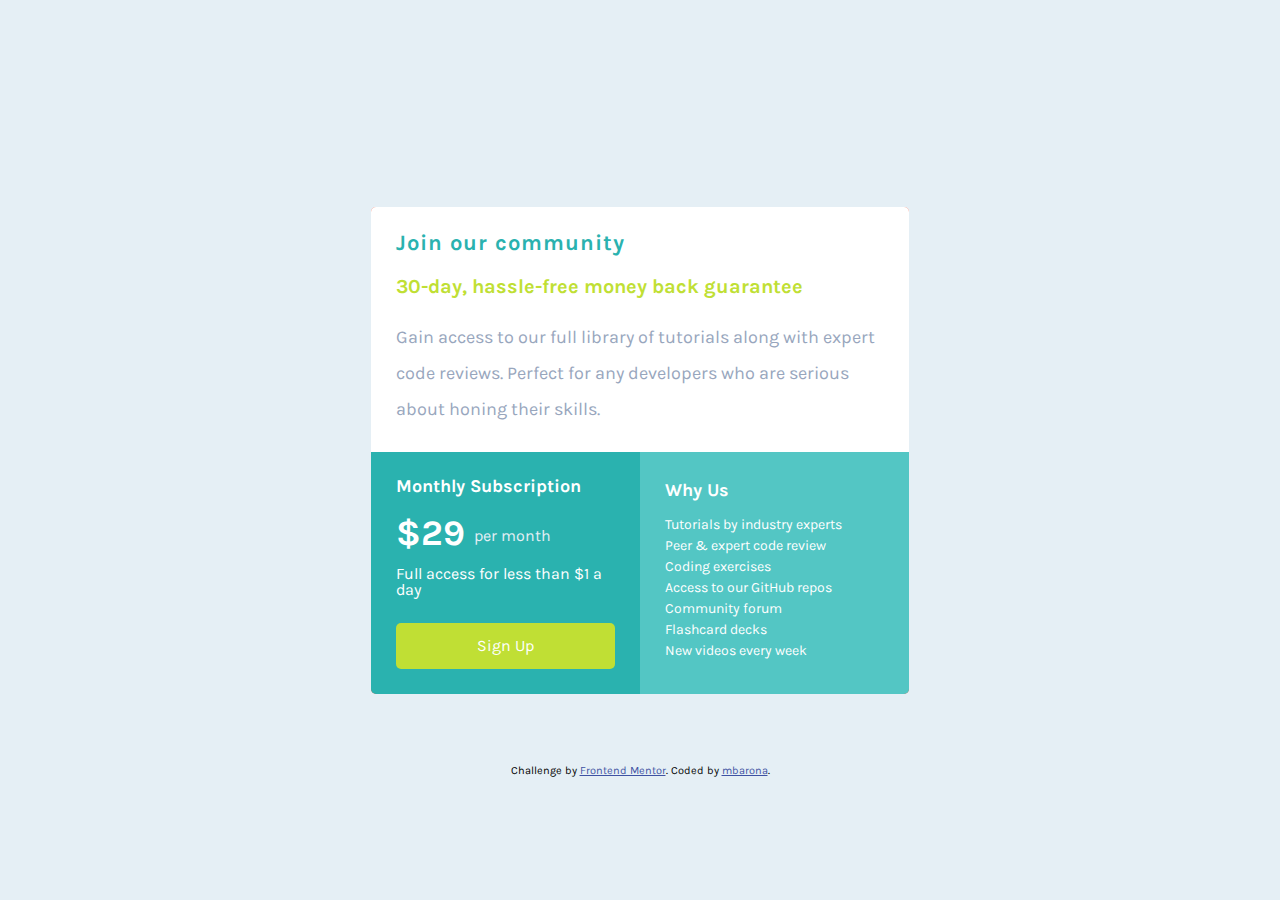
<file: price-grid/index.html>
<!DOCTYPE html>
<html lang="en">
<head>
  <meta charset="UTF-8">
  <meta name="viewport" content="width=device-width, initial-scale=1.0"> <!-- displays site properly based on user's device -->
  <link href="https://fonts.googleapis.com/css2?family=Karla:wght@400;700&display=swap" rel="stylesheet">
  <link rel="icon" type="image/png" sizes="32x32" href="./images/favicon-32x32.png">
  <link rel="stylesheet" href="styles.css">
  
  <title>Frontend Mentor | Single Price Grid Component</title>
</head>
<body>
  <main class="main-ctn">
    <section class="box desc">
      <h2>Join our community</h2>
      <h3>30-day, hassle-free money back guarantee</h3>
      <p>Gain access to our full library of tutorials along with expert code reviews. 
        Perfect for any developers who are serious about honing their skills.</p>
    </section>
    
    <div class="lower-ctn">
      <section class="box price">
        <h2>Monthly Subscription</h2>
        <div>  
          <h3>&dollar;29<span> per month</span></h3>
        </div>
          <p>Full access for less than &dollar;1 a day</p>
        <a href="#">Sign Up</a>
      </section>

      <section class="box features">
        <h2>Why Us</h2>
        <ul>
          <li>Tutorials by industry experts</li>
          <li>Peer &amp; expert code review</li>
          <li>Coding exercises</li>
          <li>Access to our GitHub repos</li>
          <li>Community forum</li>
          <li>Flashcard decks</li>
          <li>New videos every week</li>
        </ul>
      </section>
    </div>

  </main>
  
  <footer>
    <p class="attribution">
      Challenge by <a href="https://www.frontendmentor.io?ref=challenge" target="_blank">Frontend Mentor</a>. 
      Coded by <a href="#">mbarona</a>.
    </p>
  </footer>
  
</body>
</html>
</file>
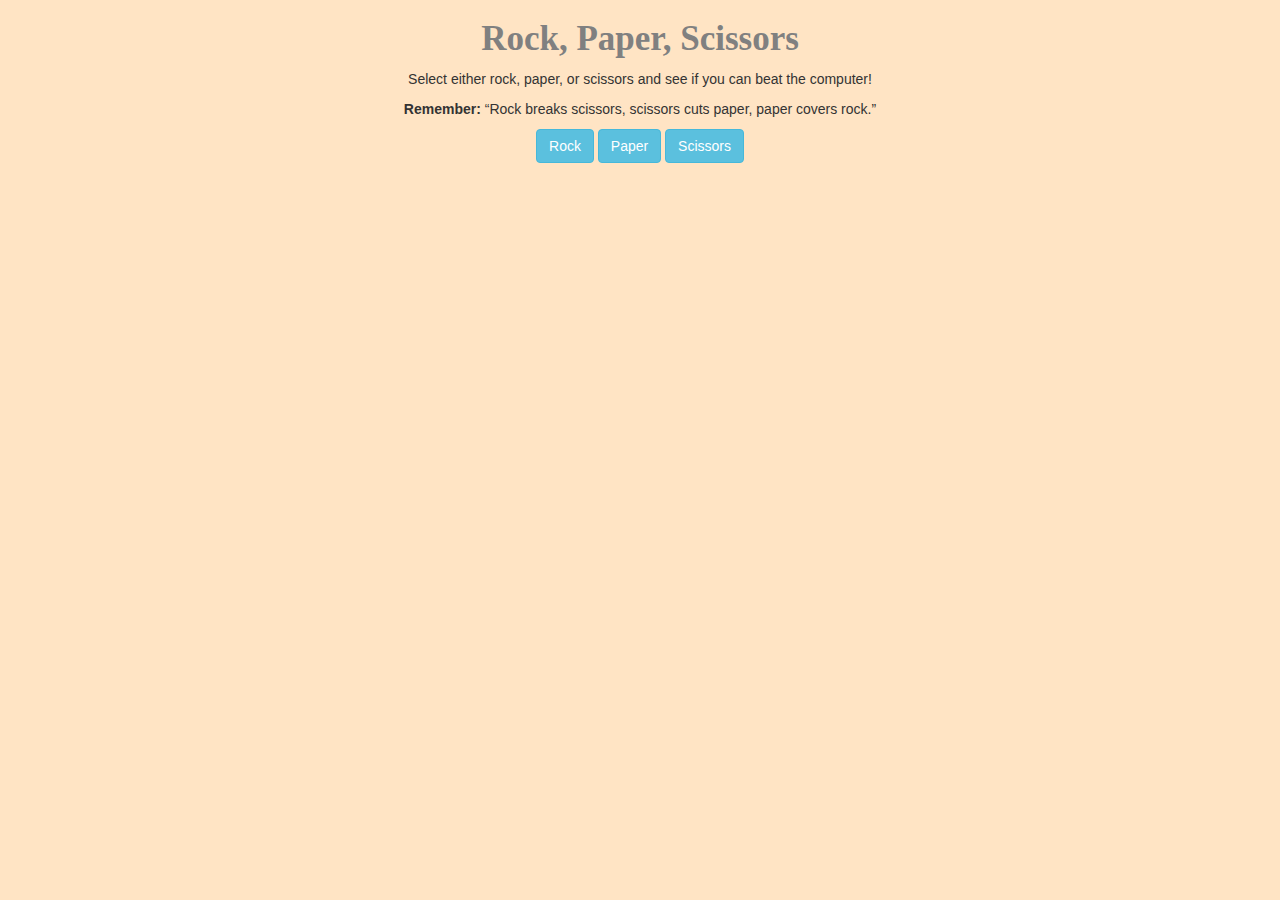
<file: Rock,paper,scissor/index.html>
<html lang='en'>

<head>
	<meta charset='UTF-8'>
    <meta name='viewport' content='width=device-width, initial-scale=1.0'>
	<title>rock ,paper and scissor</title>
	<link rel="stylesheet" href="https://maxcdn.bootstrapcdn.com/bootstrap/3.4.1/css/bootstrap.min.css">
  <script src="https://ajax.googleapis.com/ajax/libs/jquery/3.5.1/jquery.min.js"></script>
  <script src="https://maxcdn.bootstrapcdn.com/bootstrap/3.4.1/js/bootstrap.min.js"></script>
  <link rel="stylesheet" href="style.css">
	
	<style>
	
		*{
			text-align: center;
		}
	</style>
	
	</head>

<body>
	
<h1>Rock, Paper, Scissors</h1>
    <p>Select either rock, paper, or scissors and see if you can beat the computer!</p>

    <p><strong>Remember:</strong> “Rock breaks scissors, scissors cuts paper, paper covers rock.” </p>	
	
	
	<div id="score">
	
	
	
	</div>
	
	<div id="selection">
	
	
	
	</div>
	
	<div id="win">
	
	
	
	
	</div>
	
	<!-- el type(button) msh mohema 5ales --> 
	
	<button  type='button' class="btn btn-info"  >Rock</button>
	<button  type='button' class="btn btn-info">Paper</button>
	<button  type='button' class="btn btn-info">Scissors</button>
	
	<script>
		
		
	//	var score = document.querySelector('.score');
		//var select = documemt.querySelector('.selection');
		var buttons = document.querySelectorAll('button');
		var winscores=[0,0]; 
		
	var i;
		
		 for ( i = 0 ; i < buttons.length ; i++){
			 
			 buttons[i].addEventListener('click' , playgame);
		 } 

	
	function playgame(e){ 
		
			
		
	
		// score.innerHTML="karim";
	
		 var playerSelection = e.target.innerText;
		
		
	var computerSelection = Math.random();
		
		 if (computerSelection < .34){
                computerSelection = 'Rock';
            } else if (computerSelection <= .67){
                computerSelection = 'Paper';
            } else {
                computerSelection = 'Scissors';
            }
		
		
		
	
	 var result = checkwin(playerSelection , computerSelection);
		
		
		
		
		if(result === 'Player'){
			
			// result += '' + 'wins';
		result = "<h4 style='color:green';> Player Wins! </h4>"
			winscores[0]++;
		}
		
		
		 if(result === 'Computer'){
			
		//	result += '' + 'wins';
			 
			 result = "<h4 style='color:red';> Computer Wins! </h4>"
			winscores[1]++;
		}
		
		if(result === 'Draw'){
			
			result = "<h4 style='color:grey';> it's a tie </h4>";
		}
		
		
	
		window.score.innerHTML = 'Player: [ ' + winscores[0] + ' ] Computer: [ ' + winscores[1] + ' ]';

            //output player and computer's selections
           // messenger('Player: <strong>' + playerSelection + '</strong> Computer: <strong>' + computerSelection + '</strong><br>' + result);
			
			                                                //    Orrrr
			
			window.selection.innerHTML="player: <strong>" + playerSelection + "</strong> computer: <strong>" + computerSelection + "</strong><br>";
		
		
		
		
	window.win.innerHTML = result;
		
		
		
		}
		
		
	  function checkwin(player, computer){
            if (player === computer){
                return 'Draw';
            }

            if (player === 'Rock'){
                if(computer === 'Paper'){
                    return 'Computer';
                } 
				else {
                    return 'Player';
                }
            }

            if (player === 'Paper'){
                if (computer === 'Scissors'){
                    return 'Computer';
                } 
				else {
                    return 'Player';
                }
            }

            if (player === 'Scissors'){
                if (computer === 'Rock'){
                    return 'Computer';
                }
				else {
                    return 'Player';
                }
            }
			
			
        }
		 
		
	
	</script>
	
	
	
	</body>










</html>
</file>
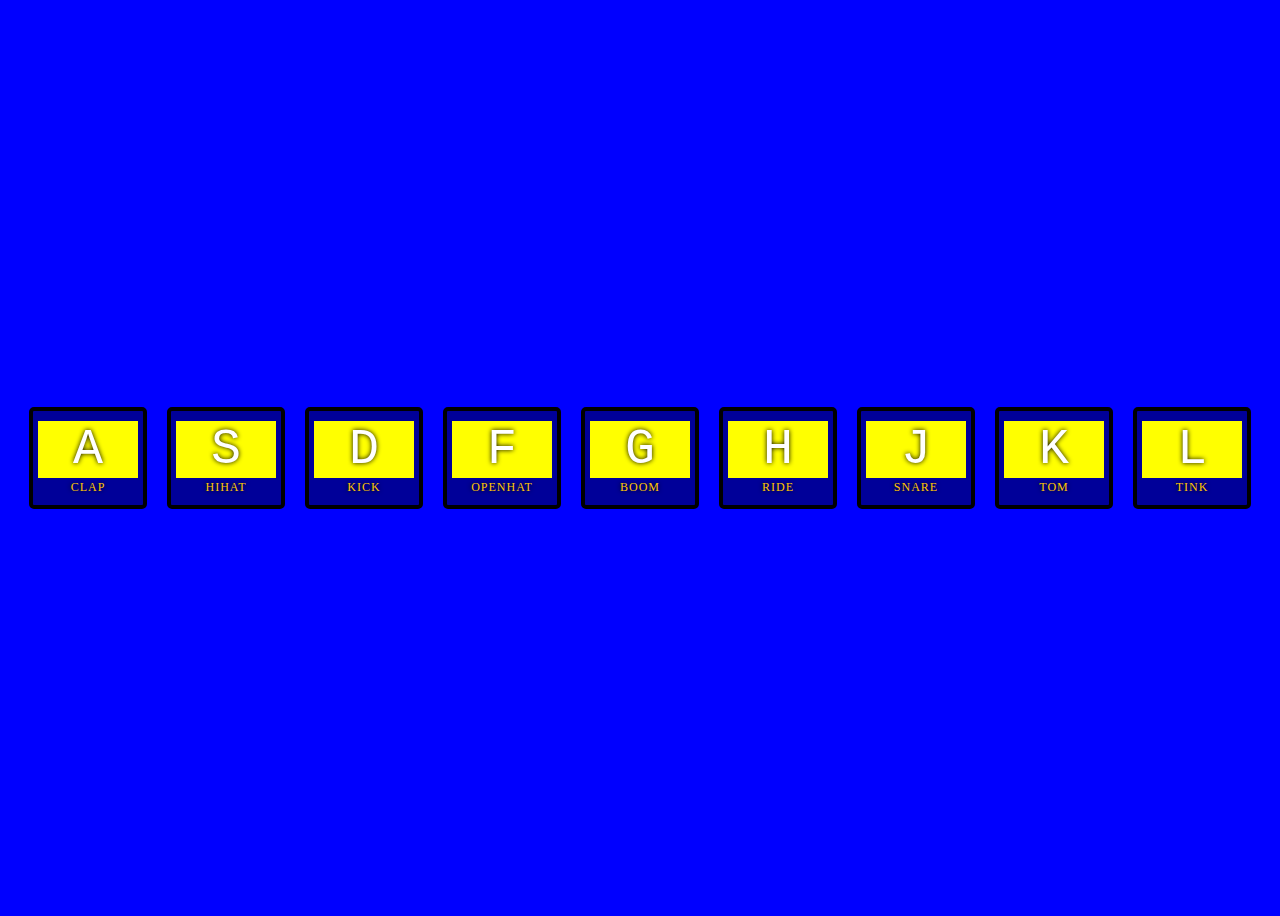
<file: 01 - JavaScript Drum Kit/drums.html>
<!DOCTYPE html>
<html lang="en">
<head>
  <meta charset="UTF-8">
  <title>JS Drum Kit</title>
  <!-- CSS only -->
<link href="https://cdn.jsdelivr.net/npm/bootstrap@5.0.0-beta1/dist/css/bootstrap.min.css" rel="stylesheet" integrity="sha384-giJF6kkoqNQ00vy+HMDP7azOuL0xtbfIcaT9wjKHr8RbDVddVHyTfAAsrekwKmP1" crossorigin="anonymous">
  <link rel="stylesheet" href="style.css">
<script src="https://ajax.googleapis.com/ajax/libs/jquery/3.5.1/jquery.min.js"></script>
<script src="https://maxcdn.bootstrapcdn.com/bootstrap/3.4.1/js/bootstrap.min.js"></script>
</head>
<body>


<div class = "row">
  <div class="keys">
    <div data-key="65" class="key col-md-1">
      <kbd>A</kbd>
      <span class="sound">clap</span>
    </div>
    <div data-key="83" class="key col-md-1">
      <kbd>S</kbd>
      <span class="sound">hihat</span>
    </div>
    <div data-key="68" class="key col-md-1">
      <kbd>D</kbd>
      <span class="sound">kick</span>
    </div>
    <div data-key="70" class="key col-md-1">
      <kbd>F</kbd>
      <span class="sound">openhat</span>
    </div>
    <div data-key="71" class="key col-md-1">
      <kbd>G</kbd>
      <span class="sound">boom</span>
    </div>
    <div data-key="72" class="key col-md-1">
      <kbd>H</kbd>
      <span class="sound">ride</span>
    </div>
    <div data-key="74" class="key col-md-1">
      <kbd>J</kbd>
      <span class="sound">snare</span>
    </div>
    <div data-key="75" class="key col-md-1">
      <kbd>K</kbd>
      <span class="sound">tom</span>
    </div>
    <div data-key="76" class="key col-md-1">
      <kbd>L</kbd>
      <span class="sound">tink</span>
    </div>
  </div>
</div>

  <audio data-key="65" src="sounds/clap.wav"></audio>
  <audio data-key="83" src="sounds/hihat.wav"></audio>
  <audio data-key="68" src="sounds/kick.wav"></audio>
  <audio data-key="70" src="sounds/openhat.wav"></audio>
  <audio data-key="71" src="sounds/boom.wav"></audio>
  <audio data-key="72" src="sounds/ride.wav"></audio>
  <audio data-key="74" src="sounds/snare.wav"></audio>
  <audio data-key="75" src="sounds/tom.wav"></audio>
  <audio data-key="76" src="sounds/tink.wav"></audio>

<script>
  function removeTransition(e) {
    if (e.propertyName !== 'transform') return;
    e.target.classList.remove('playing');
  }

  function playSound(e) {
    const audio = document.querySelector(`audio[data-key="${e.keyCode}"]`);
    const key = document.querySelector(`div[data-key="${e.keyCode}"]`);
    if (!audio) return;

    key.classList.add('playing');
    audio.currentTime = 0;
    audio.play();
  }

  const keys = Array.from(document.querySelectorAll('.key'));
  keys.forEach(key => key.addEventListener('transitionend', removeTransition));
  window.addEventListener('keydown', playSound);
</script>
<!-- JavaScript Bundle with Popper -->
<script src="https://cdn.jsdelivr.net/npm/bootstrap@5.0.0-beta1/dist/js/bootstrap.bundle.min.js" integrity="sha384-ygbV9kiqUc6oa4msXn9868pTtWMgiQaeYH7/t7LECLbyPA2x65Kgf80OJFdroafW" crossorigin="anonymous"></script>

</body>
</html>
</file>
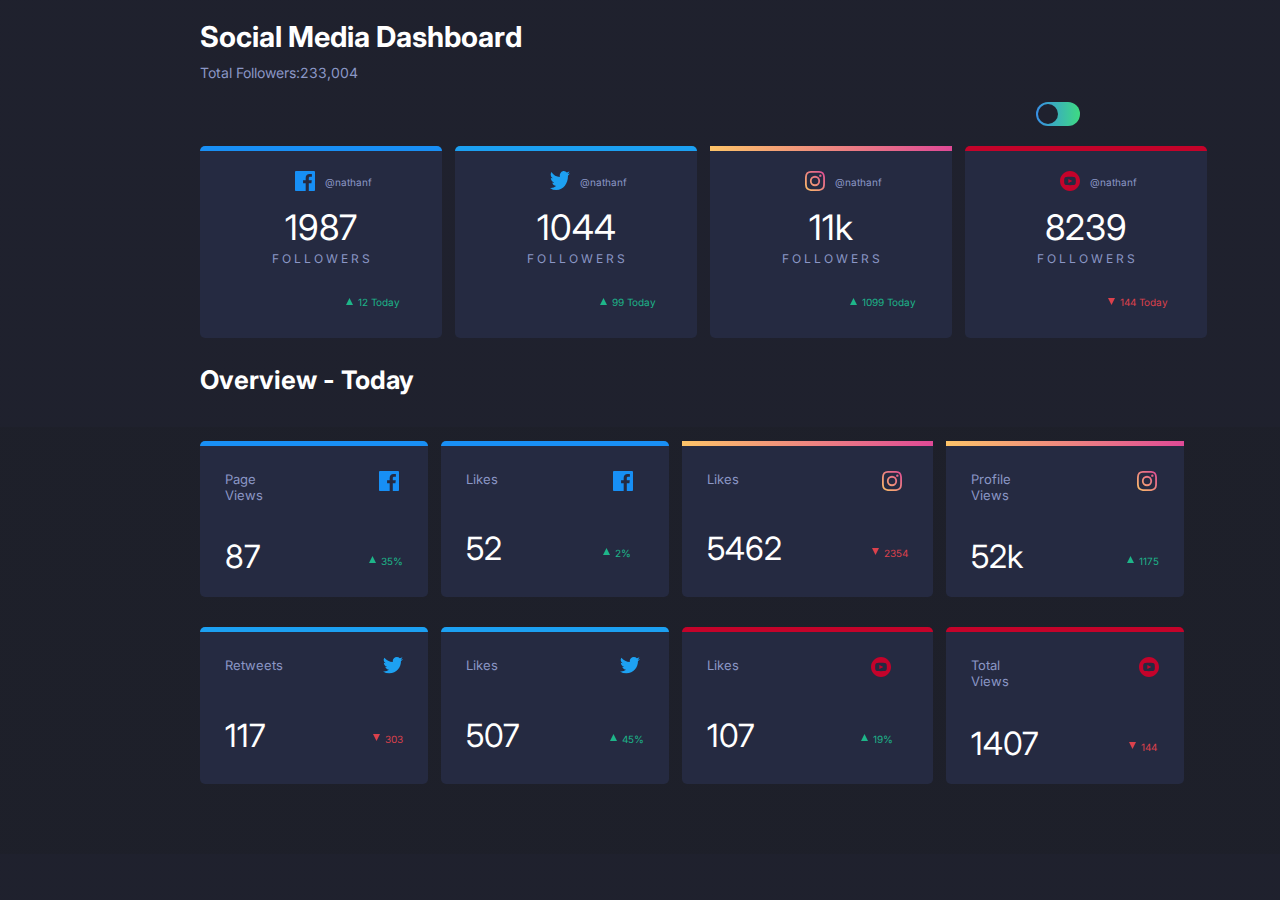
<file: social media dashboard/vivid.html>
<!DOCTYPE html>
<html lang="en" dir="ltr">

<head>
    <meta charset="utf-8">
    <title>vivid</title>
    <link rel="stylesheet" href="vivid.css">
    <link href="https://fonts.googleapis.com/css2?family=Inter:wght@400;700&display=swap" rel="stylesheet">
</head>

<body>
    <div class="main">
        <div class="header">
            <h1>Social Media Dashboard</h1>
            <div class="subheading">
                <p>Total Followers:233,004</p>
                <div id=toggle>
                    <div class="toggle-btn">
                        <div class="inner-circle"></div>
                    </div>
                </div>
            </div>

        </div>
        <div class="big-box">

            <div class="box one thumbnail">
                <div class="logo">
                    <img class="imagei" src="./images/icon-facebook.svg" alt=""></img>
                    <div class="text">
                        <p>@nathanf</p>
                    </div>
                </div>

                <div class="large-text">
                    <h1>1987</h1>
                </div>

                <div class="follow">
                    <p>F O L L O W E R S</p>
                </div>
                <div class="up">
                    <img src="./images/icon-up.svg" alt=""></img>
                    <p>12 Today</p>
                </div>
            </div>

            <div class="box two thumbnail">
                <div class="logo">
                    <img class="imagei" src="./images/icon-twitter.svg" alt=""></img>
                    <div class="text">
                        <p>@nathanf</p>
                    </div>
                </div>

                <div class="large-text">
                    <h1>1044</h1>
                </div>
                <div class="follow">
                    <p>F O L L O W E R S</p>
                </div>
                <div class="up">
                    <img src="./images/icon-up.svg" alt=""></img>
                    <p>99 Today</p>
                </div>
            </div>

            <div class="box three thumbnail">
                <div class="logo">
                    <img class="imagei" src="./images/icon-instagram.svg" alt=""></img>
                    <div class="text">
                        <p>@nathanf</p>
                    </div>
                </div>

                <div class="large-text">
                    <h1>11k</h1>
                </div>
                <div class="follow">
                    <p>F O L L O W E R S</p>
                </div>
                <div class="up">
                    <img src="./images/icon-up.svg" alt=""></img>
                    <p>1099 Today</p>
                </div>
            </div>

            <div class="box four thumbnail">
                <div class="logo">
                    <img class="imagei" src="./images/icon-youtube.svg" alt=""></img>
                    <div class="text">
                        <p>@nathanf</p>
                    </div>
                </div>

                <div class="large-text">
                    <h1>8239</h1>
                </div>
                <div class="follow">
                    <p>F O L L O W E R S</p>
                </div>
                <div class="down">
                    <img src="./images/icon-down.svg" alt=""></img>
                    <p>144 Today</p>
                </div>
            </div>

        </div>
        <div class="middle">
            <p>Overview - Today</p>
        </div>
        <div class="grid-container small-box">
            <div class="grid-item thumbnail one">
                <div class="upper">
                    <p>Page Views</p>
                </div>
                <div class="uppe">
                    <img src="./images/icon-facebook.svg" alt=""></img>
                </div>

                <div class="up-2">
                    <h1>87</h1>
                </div>
                <div class="op">
                    <img src="./images/icon-up.svg" alt=""></img>
                    <p>35%</p>
                </div>
            </div>

            <div class="grid-item thumbnail one">
                <div class="upper">
                    <p>Likes</p>
                </div>
                <div class="uppe">
                    <img src="./images/icon-facebook.svg" alt=""></img>
                </div>

                <div class="up-2">
                    <h1>52</h1>
                </div>
                <div class="op">
                    <img src="./images/icon-up.svg" alt=""></img>
                    <p>2%</p>
                </div>
            </div>

            <div class="grid-item thumbnail three">
                <div class="upper">
                    <p>Likes</p>
                </div>
                <div class="uppe">
                    <img src="./images/icon-instagram.svg" alt=""></img>
                </div>

                <div class="up-2">
                    <h1>5462</h1>
                </div>
                <div class="dwn">
                    <img src="./images/icon-down.svg" alt=""></img>
                    <p>2354</p>
                </div>
            </div>

            <div class="grid-item thumbnail three">
                <div class="upper">
                    <p>Profile Views</p>
                </div>
                <div class="uppe">
                    <img src="./images/icon-instagram.svg" alt=""></img>
                </div>

                <div class="up-2">
                    <h1>52k</h1>
                </div>
                <div class="op">
                    <img src="./images/icon-up.svg" alt=""></img>
                    <p>1175</p>
                </div>
            </div>

            <div class="grid-item thumbnail two">
                <div class="upper">
                    <p>Retweets</p>
                </div>
                <div class="uppe">
                    <img src="./images/icon-twitter.svg" alt=""></img>
                </div>

                <div class="up-2">
                    <h1>117</h1>
                </div>
                <div class="dwn">
                    <img src="./images/icon-down.svg" alt=""></img>
                    <p>303</p>
                </div>
            </div>

            <div class="grid-item thumbnail two">
                <div class="upper">
                    <p>Likes</p>
                </div>
                <div class="uppe">
                    <img src="./images/icon-twitter.svg" alt=""></img>
                </div>

                <div class="up-2">
                    <h1>507</h1>
                </div>
                <div class="op">
                    <img src="./images/icon-up.svg" alt=""></img>
                    <p>45%</p>
                </div>
            </div>

            <div class="grid-item thumbnail four">
                <div class="upper">
                    <p>Likes</p>
                </div>
                <div class="uppe">
                    <img src="./images/icon-youtube.svg" alt=""></img>
                </div>

                <div class="up-2">
                    <h1>107</h1>
                </div>
                <div class="op">
                    <img src="./images/icon-up.svg" alt=""></img>
                    <p>19%</p>
                </div>
            </div>

            <div class="grid-item thumbnail four">
                <div class="upper">
                    <p>Total Views</p>
                </div>
                <div class="uppe">
                    <img src="./images/icon-youtube.svg" alt=""></img>
                </div>

                <div class="up-2">
                    <h1>1407</h1>
                </div>
                <div class="dwn">
                    <img src="./images/icon-down.svg" alt=""></img>
                    <p>144</p>
                </div>
            </div>

        </div>
        <script type="text/javascript" src="vivid.js"></script>
</body>

</html>
</file>
<file: Rock,paper,scissor/style.css>
h1
{
   font-size:35px;
   font-family: Calibri;
   font-weight: 600;
   color:gray;
    
}
body{
    background-color: #ffe4c4;
    align-items: center;
    margin-top
}
</file>
<file: 01 - JavaScript Drum Kit/style.css>
html {
  font-size: 10px;
 background-color: blue;
  background-size: cover;
}

.body {
  background-color: blue;
  margin: 0;
  padding: 0;
  font-family: sans-serif;
}
.row {
  background-color: blue;
}

.keys {
  display: flex;
  flex: 1;
  min-height: 100vh;
  align-items: center;
  justify-content: center;
}

.key {
  border: .4rem solid black;
  border-radius: .5rem;
  margin: 1rem;
  font-size: 1.5rem;
  padding: 1rem .5rem;
  transition: all .07s ease;
  width: 10rem;
  text-align: center;
  color: white;
  background: rgba(0,0,0,0.4);
  text-shadow: 0 0 .5rem black;
}

.playing {
  transform: scale(1.5);
  border-color: yellow;
  box-shadow: 0 0 1rem #ffc600;
}

kbd {
  display: block;
  font-size: 5rem;
  background-color:yellow;

}

.sound {
  font-size: 1.2rem;
  text-transform: uppercase;
  letter-spacing: .1rem;
  color: #ffc600;
}
</file>
<file: social media dashboard/vivid.css>
/*===============================================*/
/* DARK MODE */
/*===============================================*/
body {
    height: 100%;
    font-family: 'Inter', sans-serif;
    color: white;
    margin: 0px;
    padding: 0px;
    background: linear-gradient(180deg, hsl(232, 19%, 15%) 50%, hsl(230, 17%, 14%) 50%);
}

.main {
    margin-left: 200px;
    margin-right: 200px;
    margin-bottom: 60px;
}

.header h1 {
    margin-block-end: 0em;
    font-size: 1.8em;
    font-weight: 700 ;
}

.header p {
    margin-block-start: 0em;
    margin-block-end: 1.5em;
    margin-top: 10px;
    font-size: 14px;
    color: hsl(228, 34%, 66%);
}

.middle {
    font-size: 1.6em;
    font-weight: 700;
}

.big-box {
    display: grid;
    grid-template-columns: auto auto auto auto;
}

.grid-container {
    display: grid;
    grid-template-columns: auto auto auto auto;
}

.box {
    background-color: hsl(228, 28%, 20%);
    margin-top: 20px;
    margin-right: 13px;
    text-align: center;
    border-radius: 5px;
}

.box {
    border-top: 10px solid;
    border-image-slice: 1;
    border-width: 5px;
}

.three {
    border-image-source: linear-gradient(to right, hsl(37, 97%, 70%), hsl(329, 70%, 58%));
}

.one {
    border-color: hsl(208, 92%, 53%);
}

.two {
    border-color: hsl(203, 89%, 53%);
}

.four {
    border-color: hsl(348, 97%, 39%);
}

.grid-item {
    display: grid;
    grid-template-columns: auto auto;
    padding-left: 25px;
    padding-right: 25px;
    padding-top: 25px;
    background-color: hsl(228, 28%, 20%);
    margin-top: 20px;
    margin-right: 13px;
    margin-bottom: 10px;
    border-radius: 5px;
    border-top: 5px solid;
    border-image-slice: 1;
}

.thumbnail.one{
    border-color: hsl(208, 92%, 53%);
}
.thumbnail.two{
    border-color: hsl(203, 89%, 53%);
}
.thumbnail.four{
    border-color: hsl(348, 97%, 39%);
}
.logo {
    display: flex;
    margin-left: 95px;
    margin-top: 20px;
    margin-right: 70px;
}

.logo img {
    width: 20px;
    height: 20px;
}

.text p {
    font-size: 10px;
    margin-left: 10px;
    margin-bottom: 7px;
    margin-block-start: 0.5em;
    color: hsl(228, 34%, 66%);
}

.large-text h1 {
    font-size: 2.2em;
    margin-block-start: 0.3em;
    margin-block-end: 0.1em;
    font-weight: 400;
}

.follow p {
    margin-block-start: 0.1em;
    margin-block-end: 0.1em;
    font-size: 12px;
    color: hsl(228, 34%, 66%);
}

.up {
    display: flex;
    margin-left: 104px;
    margin-top: 30px;
    margin-bottom: 20px;
    justify-content: center;
}

.up img {
    width: 7px;
    height: 7px;
    margin-top: 2px;
}

.up p {
    margin-block-start: 0em;
    font-size: 10px;
    margin-left: 5px;
    color: hsl(163, 72%, 41%);
}

.down {
    display: flex;
    margin-left: 104px;
    margin-top: 30px;
    margin-bottom: 20px;
    justify-content: center;
}

.down img {
    width: 7px;
    height: 7px;
    margin-top: 2px;
}

.down p {
    margin-block-start: 0em;
    font-size: 10px;
    margin-left: 5px;
    color: hsl(356, 69%, 56%);
}

.upper p {
    margin-block-start: 0em;
    font-size: 13px;
    color: hsl(228, 34%, 66%);
}

.uppe {
    padding-left: 100px;
}

.op {
    display: flex;
    margin-left: 90px;
    margin-top: 20px;
}

.op img {
    width: 7px;
    height: 7px;
    margin-top: 20px;
    margin-right: 5px;
}

.op p {
    font-size: 10px;
    color: hsl(163, 72%, 41%);
    margin-top: 19px;
}

.dwn {
    display: flex;
    margin-left: 90px;
    margin-top: 20px;
}

.dwn img {
    width: 7px;
    height: 7px;
    margin-top: 20px;
    margin-right: 5px;
}

.dwn p {
    font-size: 10px;
    color: hsl(356, 69%, 56%);
    margin-top: 19px;
}
.up-2 > h1{
    font-weight: 400;
}
.toggle-btn {
    margin-left: auto;
    width: 40px;
    height: 20px;
    background: linear-gradient(to right, hsl(210, 78%, 56%), hsl(146, 68%, 55%));
    border-radius: 15px;
    padding: 2px;
    transition: all 300ms ease-in-out;
}

.toggle-btn>.inner-circle {
    width: 20px;
    height: 20px;
    background: hsl(232, 19%, 15%);
    border-radius: 50%;
    transition: all 300ms ease-in-out;
}

/* ========================================= */
/* LIGHT MODE */
/* ========================================= */

.toggle-btn.active>.inner-circle {
    margin-left: 20px;
    background: hsl(225, 100%, 98%);
}

body.active {
    background: hsl(0, 0%, 100%);
    color: hsl(230, 17%, 14%);
}

.big-box.active>.box {
    background: hsl(227, 47%, 96%);
}

.small-box.active>.grid-item {
    background: hsl(227, 47%, 96%);
}

.middle.active {
    color: hsl(228, 12%, 44%);
}
</file>
<file: price-grid/styles.css>
/* http://meyerweb.com/eric/tools/css/reset/ 
   v2.0 | 20110126
   License: none (public domain)
*/

html, body, div, span, applet, object, iframe,
h1, h2, h3, h4, h5, h6, p, blockquote, pre,
a, abbr, acronym, address, big, cite, code,
del, dfn, em, img, ins, kbd, q, s, samp,
small, strike, strong, sub, sup, tt, var,
b, u, i, center,
dl, dt, dd, ol, ul, li,
fieldset, form, label, legend,
table, caption, tbody, tfoot, thead, tr, th, td,
article, aside, canvas, details, embed, 
figure, figcaption, footer, header, hgroup, 
menu, nav, output, ruby, section, summary,
time, mark, audio, video {
	margin: 0;
	padding: 0;
	border: 0;
	font-size: 100%;
	font: inherit;
	vertical-align: baseline;
}
/* HTML5 display-role reset for older browsers */
article, aside, details, figcaption, figure, 
footer, header, hgroup, menu, nav, section {
	display: block;
}
body {
	line-height: 1;
}
ol, ul {
	list-style: none;
}
blockquote, q {
	quotes: none;
}
blockquote:before, blockquote:after,
q:before, q:after {
	content: '';
	content: none;
}
table {
	border-collapse: collapse;
	border-spacing: 0;
}

/* ------------------------------------------------------------------------------------------- */
html {
    box-sizing: border-box;
}

body {
    background-color: hsl(204, 43%, 93%);
    display: flex;
    justify-content: center;
    align-items: center;
    min-height: 100vh;
    font-family: 'Karla', sans-serif;
    font-size: 16px;
    padding: 20% 10%;
    
}

footer {
    position: absolute;
    transform: translate(0,25rem);
}

h2 {
    
    color: white;
    font-weight: 700;
    margin-bottom: 10px;
}

h3 {
    margin-bottom: 10px;
    font-size: 14px;
    padding: 10px 0;
}

.attribution { font-size: 11px; 
    text-align: center; }

.attribution a { color: hsl(228, 45%, 44%); }


.main-ctn {
    width: 100%;
    flex-direction: column;
    background-color: tomato;
    border-radius: 5px;
    overflow: hidden;
}

.box {
    padding: 25px;
}

.desc {
    background-color: white;
    line-height: 2;
}

.desc h2 {
    color: hsl(179, 62%, 43%);
    line-height: 1;
    letter-spacing: 1px;
}

.desc h3 {
    color: hsl(71, 73%, 54%);
    font-weight: 700;
    line-height: 1.25;   
}

.desc p {
    color: hsl(218, 22%, 67%);
    font-size: 12px;
}

.price {
    background-color: hsl(179, 62%, 43%);
    
}

.price h3 {
    color: white;
    font-size: 32px;
    font-weight: 700;
    vertical-align: bottom;
    padding-bottom: 5px;
}

.price h3 span {
    color: hsl(204, 43%, 93%);
    font-size: 14px;
    vertical-align: middle;
    margin-left: 5px;
    font-weight: 400;
}

.price p {
    color: white;
    font-size: 14px;
    font-weight: 400;
    padding-bottom: 10px;
}

.price a {
    margin-top: 15px;
    text-decoration: none;
    background-color: hsl(71, 73%, 54%);
    color: white;
    display: block;
    padding: 15px 0;
    text-align: center;
    border-radius: 5px;
}

.features {
    background-color: hsl(179, 50%, 55%);
    line-height: 1.5;
    color: white;
}

.features li {
    font-weight: 400;
    font-size: 12px;
}

@media (min-width: 600px) {
    body {
        padding: 0 10%;
        overflow: hidden;
    }

    footer {
        transform: translate(0,20rem);
    }

    .lower-ctn {
        display: flex;
        flex-direction: row;
        flex-grow: 1.5;
    }

    .desc h2 {
        font-size: 22px;
    }

    .desc h3 {
        font-size: 20px;
    }
    .desc p{
        font-size: 18px;
    }

    .price, .features {
        width: 45%;
    }

    .price h2, .features h2 {
        font-size: 18px;
    }

    .price h3 {
        font-size: 36px;
    }

    .price h3 span, .price p {
        font-size: 16px;
    }

    .features li {
        font-size: 14px;
    }
}

@media (min-width: 1200px) {
    body {
        padding: 0 29%;
        overflow: hidden;
    }
</file>
